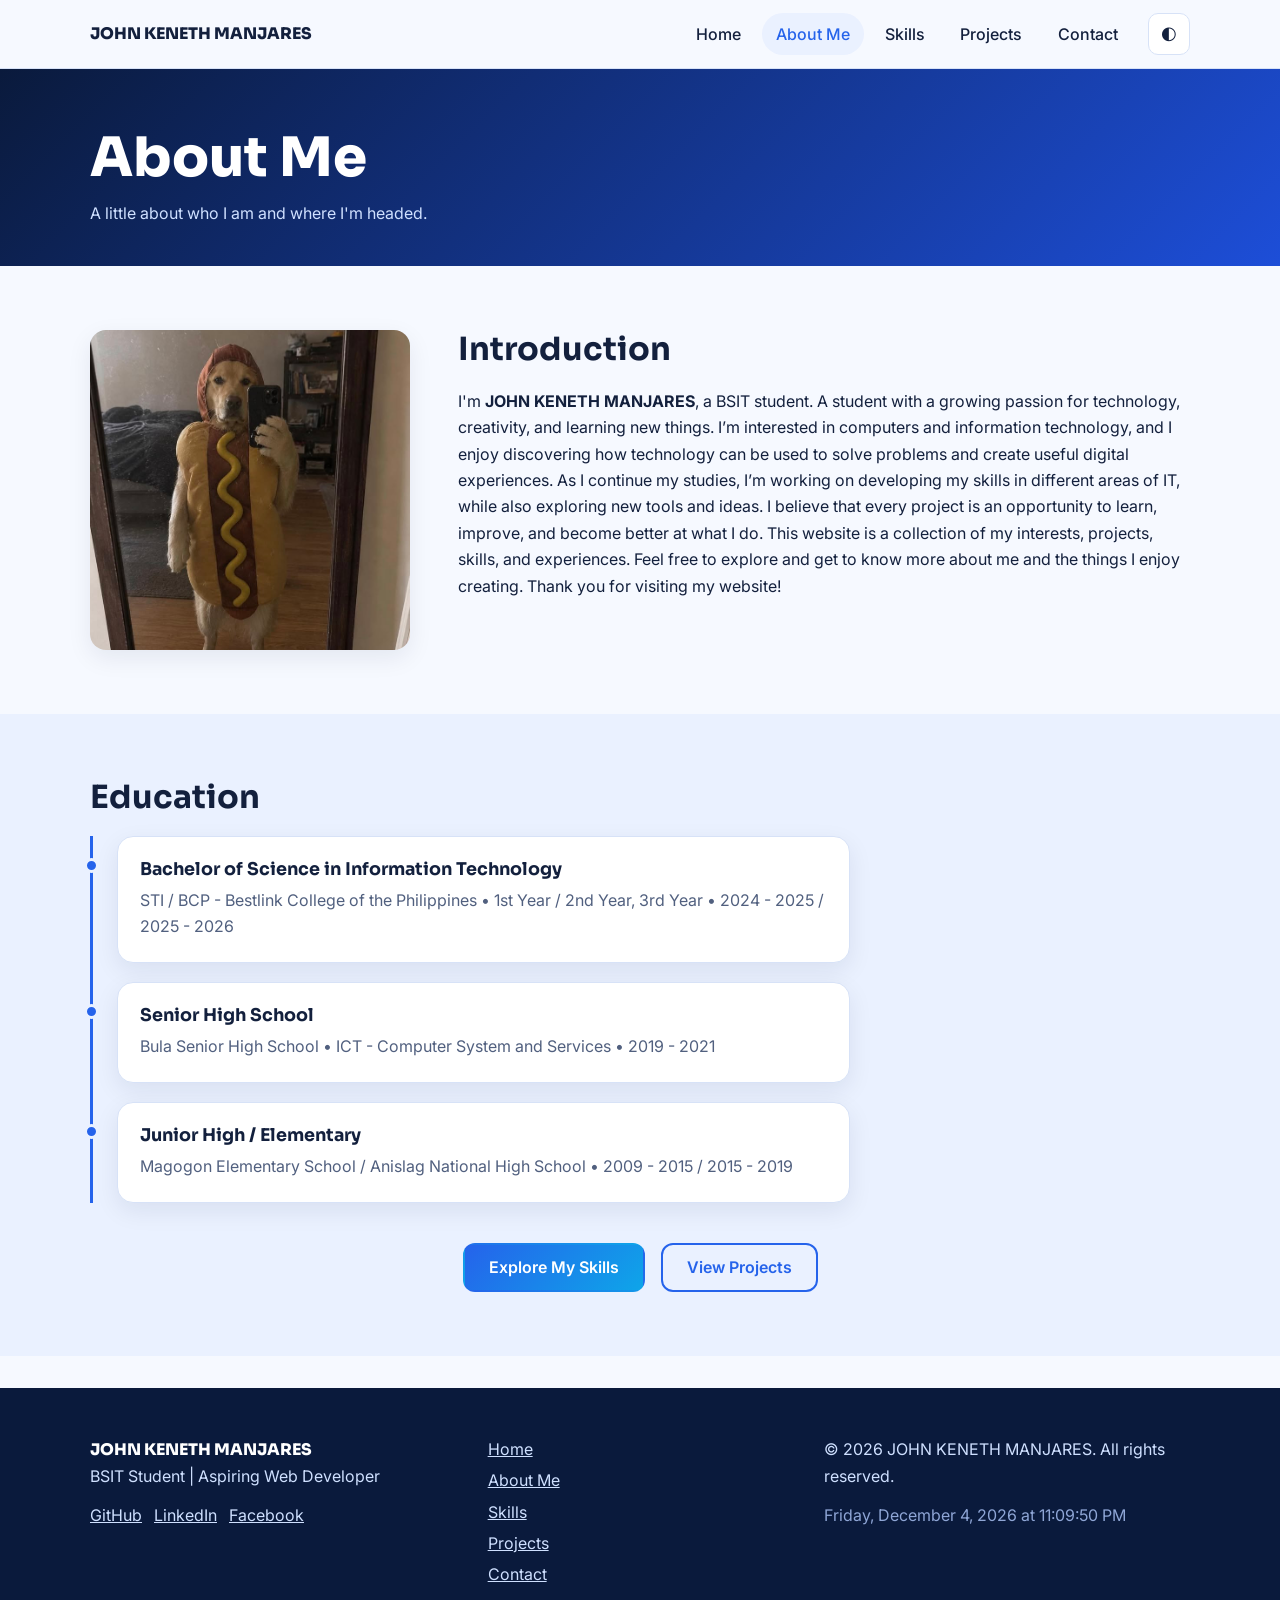
<file: about.html>
<!DOCTYPE html>
<html lang="en">
<head>
<meta charset="UTF-8">
<meta name="viewport" content="width=device-width, initial-scale=1">
<title>About Me - JOHN KENETH MANJARES</title>
<meta name="description" content="Background, education, interests, and career goals.">
<link rel="preconnect" href="https://fonts.googleapis.com">
<link rel="stylesheet" href="https://fonts.googleapis.com/css2?family=Sora:wght@500;700;800&family=Inter:wght@400;500;600&display=swap">
<link rel="stylesheet" href="css/style.css">
<script>try{document.documentElement.dataset.theme=localStorage.getItem('theme')||(matchMedia('(prefers-color-scheme: dark)').matches?'dark':'light')}catch(e){}</script>
</head>
<body class="">
<a class="skip" href="#main">Skip to content</a>
<header class="site-header">
  <nav class="nav container" aria-label="Main navigation">
    <a class="brand" href="index.html">
      <span class="brand-mark"></span> JOHN KENETH MANJARES</a>
    <button class="menu-btn" id="menuBtn" aria-label="Toggle menu" aria-expanded="false" aria-controls="navLinks">&#9776;</button>
    <ul class="nav-links" id="navLinks">
      <li><a href="index.html">Home</a></li>
      <li><a href="about.html" aria-current="page">About Me</a></li>
      <li><a href="skills.html">Skills</a></li>
      <li><a href="projects.html">Projects</a></li>
      <li><a href="contact.html">Contact</a></li>
    </ul>
    <button class="theme-btn" id="themeBtn" aria-label="Switch light or dark mode">&#9680;</button>
  </nav>
</header>
<main id="main">

<section class="page-head">
  <div class="container">
    <h1>About Me</h1>
    <p>A little about who I am and where I'm headed.</p>
  </div>
</section>
<section class="section">
  <div class="container about-grid">
    <img class="about-img" src="images/8600.jpg" alt="Portrait of JOHN KENETH MANJARES (replace images/profile.jpg)">
    <div>
      <h2>Introduction</h2>
      <p>I'm <strong>JOHN KENETH MANJARES</strong>, a BSIT student. A student with a growing passion for technology, creativity, and learning new things. I’m interested in computers and information technology, and I enjoy discovering how technology can be used to solve problems and create useful digital experiences.

As I continue my studies, I’m working on developing my skills in different areas of IT, while also exploring new tools and ideas. I believe that every project is an opportunity to learn, improve, and become better at what I do.

This website is a collection of my interests, projects, skills, and experiences. Feel free to explore and get to know more about me and the things I enjoy creating. Thank you for visiting my website! </p>
    </div>
  </div>
</div></section>
<section class="section alt"><div class="container">
  <h2>Education</h2>
  <ol class="timeline">
    <li><span class="dot"></span>
      <div class="card">
        <h3>Bachelor of Science in Information Technology</h3>
          <p class="muted"> STI / BCP - Bestlink College of the Philippines &bull; 1st Year / 2nd Year, 3rd Year &bull; 2024 - 2025 / 2025 - 2026 </p></div></li>
    <li><span class="dot"></span>
      <div class="card">
        <h3>Senior High School</h3>
        <p class="muted">Bula Senior High School &bull; ICT - Computer System and Services &bull; 2019 - 2021</p></div></li>
    <li>
      <span class="dot"></span>
      <div class="card">
        <h3>Junior High / Elementary</h3>
        <p class="muted">Magogon Elementary School / Anislag National High School &bull; 2009 - 2015 / 2015 - 2019</p></div></li>
  </ol>
  <div class="btn-row center"><a class="btn btn-primary" href="skills.html">Explore My Skills</a><a class="btn btn-outline" href="projects.html">View Projects</a></div>
</div></section>
</main>
<footer class="site-footer">
  <div class="container footer-grid">
  <div><strong class="brand">JOHN KENETH MANJARES</strong><p>BSIT Student | Aspiring Web Developer</p>
      <p class="muted">
        <a href="https://github.com/kennpro13-dotcom">GitHub</a> &nbsp; 
        <a href="https://www.linkedin.com/in/john-keneth-manjares-999056442/?isSelfProfile=true">LinkedIn</a> &nbsp; 
        <a href="https://web.facebook.com/keneth.manjares.2025">Facebook</a></p></div>
    <nav class="footer-links" aria-label="Footer navigation"><a href="index.html">Home</a>
      <a href="about.html">About Me</a>
      <a href="skills.html">Skills</a><a href="projects.html">Projects</a>
      <a href="contact.html">Contact</a></nav>
    <div>
      <p>&copy; 
        <span id="year">2026</span> JOHN KENETH MANJARES. All rights reserved.</p>
      <p class="muted" id="clock" aria-live="off"></p></div>
  </div>
</footer>
<button class="to-top" id="toTop" aria-label="Back to top">&uarr;</button>
<div class="toast" id="toast" role="status" aria-live="polite"></div>
<script src="js/script.js"></script>
</body>
</html>
</file>
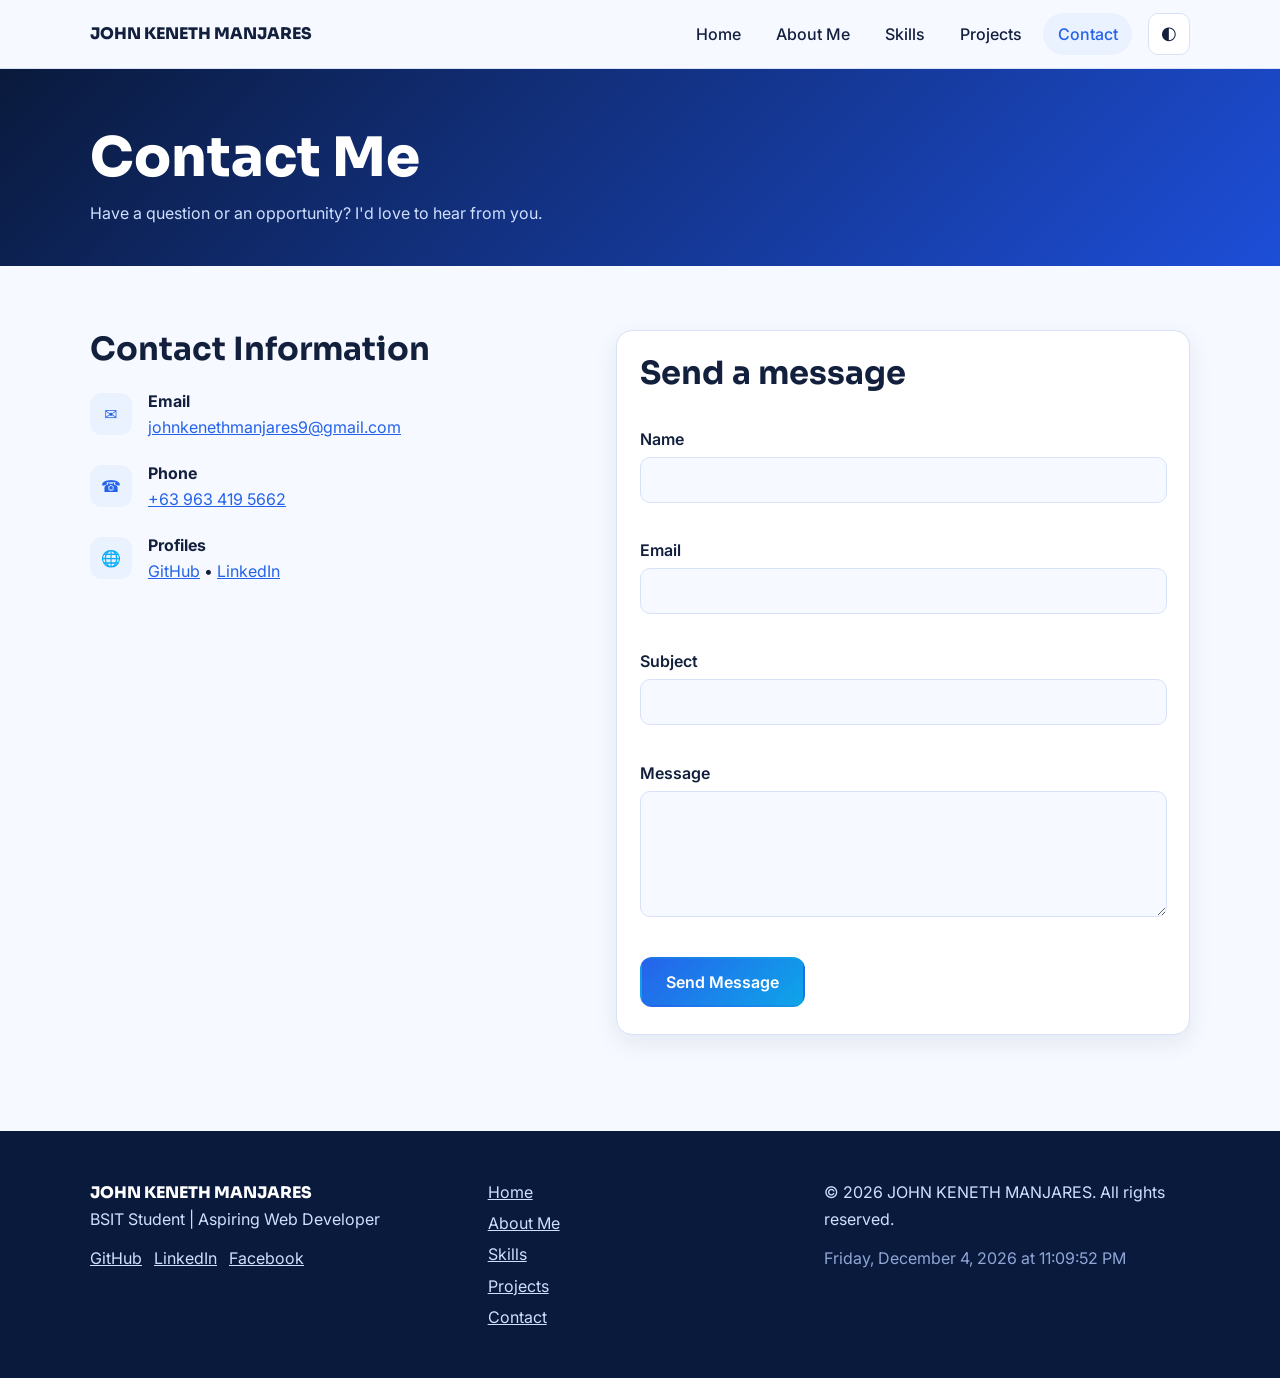
<file: contact.html>
<!DOCTYPE html>
<html lang="en">
<head>
<meta charset="UTF-8">
<meta name="viewport" content="width=device-width, initial-scale=1">
<title>Contact - JOHN KENETH MANJARES</title>
<meta name="description" content="Get in touch.">
<link rel="preconnect" href="https://fonts.googleapis.com">
<link rel="stylesheet" href="https://fonts.googleapis.com/css2?family=Sora:wght@500;700;800&family=Inter:wght@400;500;600&display=swap">
<link rel="stylesheet" href="css/style.css">
<script>try{document.documentElement.dataset.theme=localStorage.getItem('theme')||(matchMedia('(prefers-color-scheme: dark)').matches?'dark':'light')}catch(e){}</script>
</head>
<body class="">
<a class="skip" href="#main">Skip to content</a>
<header class="site-header">
  <nav class="nav container" aria-label="Main navigation">
    <a class="brand" href="index.html">
      <span class="brand-mark"></span> JOHN KENETH MANJARES</a>
    <button class="menu-btn" id="menuBtn" aria-label="Toggle menu" aria-expanded="false" aria-controls="navLinks">&#9776;</button>
    <ul class="nav-links" id="navLinks">
      <li>
        <a href="index.html">Home</a></li>
        <li>
          <a href="about.html">About Me</a></li>
          <li>
            <a href="skills.html">Skills</a></li>
            <li>
              <a href="projects.html">Projects</a></li>
              <li>
                <a href="contact.html" aria-current="page">Contact</a>
              </li>
            </ul>
    <button class="theme-btn" id="themeBtn" aria-label="Switch light or dark mode">&#9680;</button>
  </nav>
</header>
<main id="main">
<section class="page-head">
  <div class="container">
    <h1>Contact Me</h1>
    <p>Have a question or an opportunity? I'd love to hear from you.</p></div></section>
<section class="section">
  <div class="container contact-grid">
  <div>
    <h2>Contact Information</h2>
    <ul class="contact-list">
      <li>
        <span class="icon" aria-hidden="true">&#9993;</span>
        <div>
          <strong>Email</strong>
          <br>
          <a href="mailto:johnkenethmanjares9@gmail.com">johnkenethmanjares9@gmail.com</a>
        </div>
      </li>
      <li>
        <span class="icon" aria-hidden="true">&#9742;</span>
        <div>
          <strong>Phone</strong>
          <br>
          <a href="tel:+639634195662">+63 963 419 5662</a>
        </div>
      </li>
      <li>
        <span class="icon" aria-hidden="true">&#127760;</span>
        <div>
          <strong>Profiles</strong>
          <br>
          <a href="https://github.com/kennpro13-dotcom">GitHub</a> &bull; 
          <a href="https://www.linkedin.com/in/john-keneth-manjares-999056442/?isSelfProfile=true">LinkedIn</a>
        </div>
      </li>
    </ul>
  </div>
  <form class="card form" id="contactForm" novalidate>
    <h2>Send a message</h2>
    <label for="name">Name</label><input id="name" name="name" type="text" autocomplete="name" required>
    <p class="err" id="err-name"></p>
    <label for="email">Email</label>
    <input id="email" name="email" type="email" autocomplete="email" required>
    <p class="err" id="err-email"></p>
    <label for="subject">Subject</label><input id="subject" name="subject" type="text" required>
    <p class="err" id="err-subject"></p>
    <label for="message">Message</label><textarea id="message" name="message" rows="5" required></textarea>
    <p class="err" id="err-message"></p>
    <button class="btn btn-primary" type="submit">Send Message</button>
    <p class="ok" id="formOk" role="status"></p>
  </form>
</div></section>
</main>
<footer class="site-footer">
  <div class="container footer-grid">
    <div><strong class="brand">JOHN KENETH MANJARES</strong><p>BSIT Student | Aspiring Web Developer</p>
      <p class="muted"><!-- Replace # with your real profile URLs -->
        <a href="https://github.com/kennpro13-dotcom" data-placeholder>GitHub</a> &nbsp; 
        <a href="https://www.linkedin.com/in/john-keneth-manjares-999056442/?isSelfProfile=true" data-placeholder>LinkedIn</a> &nbsp; 
        <a href="https://web.facebook.com/keneth.manjares.2025" data-placeholder>Facebook</a></p></div>
    <nav class="footer-links" aria-label="Footer navigation">
      <a href="index.html">Home</a>
      <a href="about.html">About Me</a>
      <a href="skills.html">Skills</a>
      <a href="projects.html">Projects</a>
      <a href="contact.html">Contact</a>
    </nav>
    <div><p>&copy; <span id="year">2026</span> JOHN KENETH MANJARES. All rights reserved.</p>
      <p class="muted" id="clock" aria-live="off"></p></div>
  </div>
</footer>
<button class="to-top" id="toTop" aria-label="Back to top">&uarr;</button>
<div class="toast" id="toast" role="status" aria-live="polite"></div>
<script src="js/script.js"></script>
</body>
</html>
</file>
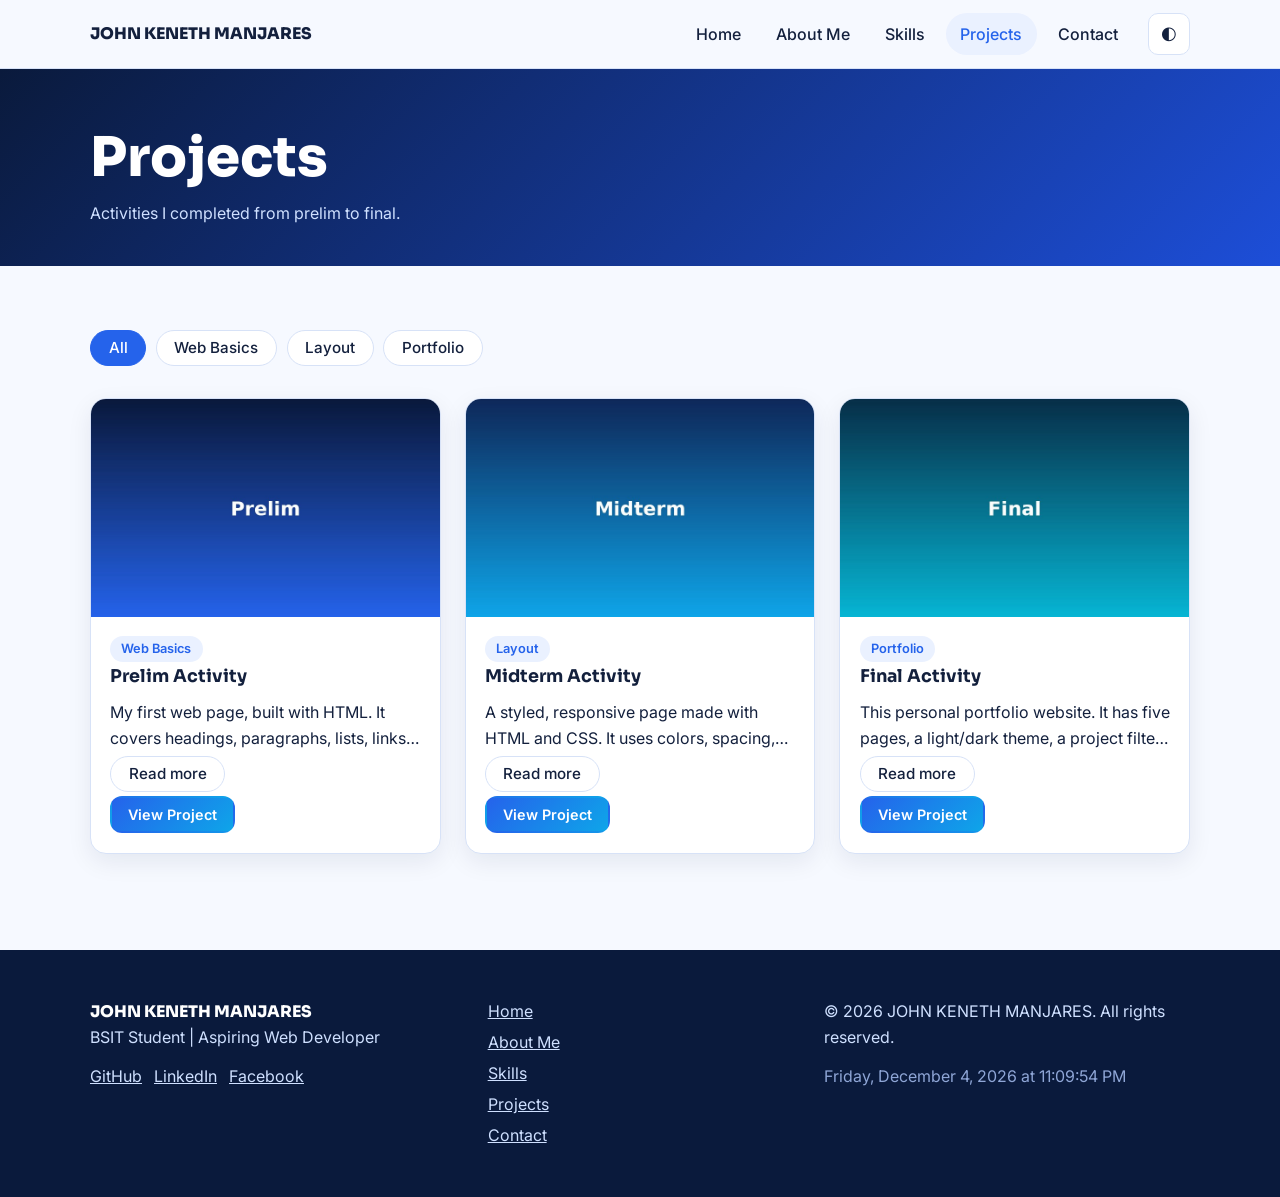
<file: projects.html>
<!DOCTYPE html>
<html lang="en">
<head>
<meta charset="UTF-8">
<meta name="viewport" content="width=device-width, initial-scale=1">
<title>Projects - JOHN KENETH MANJARES</title>
<meta name="description" content="Activities from prelim to final.">
<link rel="preconnect" href="https://fonts.googleapis.com">
<link rel="stylesheet" href="https://fonts.googleapis.com/css2?family=Sora:wght@500;700;800&family=Inter:wght@400;500;600&display=swap">
<link rel="stylesheet" href="css/style.css">
<script>try{document.documentElement.dataset.theme=localStorage.getItem('theme')||(matchMedia('(prefers-color-scheme: dark)').matches?'dark':'light')}catch(e){}</script>
</head>
<body class="">
<a class="skip" href="#main">Skip to content</a>
<header class="site-header">
  <nav class="nav container" aria-label="Main navigation">
    <a class="brand" href="index.html">
      <span class="brand-mark"></span> JOHN KENETH MANJARES</a>
    <button class="menu-btn" id="menuBtn" aria-label="Toggle menu" aria-expanded="false" aria-controls="navLinks">&#9776;</button>
    <ul class="nav-links" id="navLinks">
      <li><a href="index.html">Home</a></li>
      <li><a href="about.html">About Me</a></li>
      <li><a href="skills.html">Skills</a></li>
      <li><a href="projects.html" aria-current="page">Projects</a></li>
      <li><a href="contact.html">Contact</a></li>
    </ul>
    <button class="theme-btn" id="themeBtn" aria-label="Switch light or dark mode">&#9680;</button>
  </nav>
</header>
<main id="main">

<section class="page-head">
  <div class="container">
    <h1>Projects</h1>
    <p>Activities I completed from prelim to final.</p>
  </div>
</section>

<section class="section">
  <div class="container">
    <div class="filters" role="group" aria-label="Filter projects by category">
      <button class="filter active" data-filter="all">All</button>
      <button class="filter" data-filter="Web Basics">Web Basics</button>
      <button class="filter" data-filter="Layout">Layout</button>
      <button class="filter" data-filter="Portfolio">Portfolio</button>
    </div>

    <div class="grid grid-3" id="projectGrid">

      <article class="card project" data-category="Web Basics">
        <img src="images/project-1.jpg" alt="Thumbnail for Prelim Activity" loading="lazy">
        <div class="project-body">
          <span class="tag">Web Basics</span>
          <h3>Prelim Activity</h3>
          <p class="desc">My first web page, built with HTML. It covers headings, paragraphs, lists, links, and images.</p>
          <a class="btn btn-primary btn-sm" href="https://kennpro13-dotcom.github.io/pre.act/">View Project</a>
        </div>
      </article>

      <article class="card project" data-category="Layout">
        <img src="images/project-2.jpg" alt="Thumbnail for Midterm Activity" loading="lazy">
        <div class="project-body">
          <span class="tag">Layout</span>
          <h3>Midterm Activity</h3>
          <p class="desc">A styled, responsive page made with HTML and CSS. It uses colors, spacing, and a clean layout that fits any screen.</p>
          <a class="btn btn-primary btn-sm" href="https://kennpro13-dotcom.github.io/mid.act/">View Project</a>
        </div>
      </article>

      <article class="card project" data-category="Portfolio">
        <img src="images/project-4.jpg" alt="Thumbnail for Final Activity" loading="lazy">
        <div class="project-body">
          <span class="tag">Portfolio</span>
          <h3>Final Activity</h3>
          <p class="desc">This personal portfolio website. It has five pages, a light/dark theme, a project filter, and a contact form.</p>
          <a class="btn btn-primary btn-sm" href="index.html">View Project</a>
        </div>
      </article>

    </div>
  </div>
</section>

</main>
<footer class="site-footer">
  <div class="container footer-grid">
    <div><strong class="brand">JOHN KENETH MANJARES</strong><p>BSIT Student | Aspiring Web Developer</p>
      <p class="muted">
        <a href="https://github.com/kennpro13-dotcom">GitHub</a> &nbsp;
        <a href="https://www.linkedin.com/in/john-keneth-manjares-999056442/?isSelfProfile=true">LinkedIn</a> &nbsp;
        <a href="https://web.facebook.com/keneth.manjares.2025">Facebook</a></p>
    </div>
    <nav class="footer-links" aria-label="Footer navigation">
      <a href="index.html">Home</a>
      <a href="about.html">About Me</a>
      <a href="skills.html">Skills</a>
      <a href="projects.html">Projects</a>
      <a href="contact.html">Contact</a>
    </nav>
    <div><p>&copy; <span id="year">2026</span> JOHN KENETH MANJARES. All rights reserved.</p>
      <p class="muted" id="clock" aria-live="off"></p></div>
  </div>
</footer>
<button class="to-top" id="toTop" aria-label="Back to top">&uarr;</button>
<div class="toast" id="toast" role="status" aria-live="polite"></div>
<script src="js/script.js"></script>
</body>
</html>
</file>
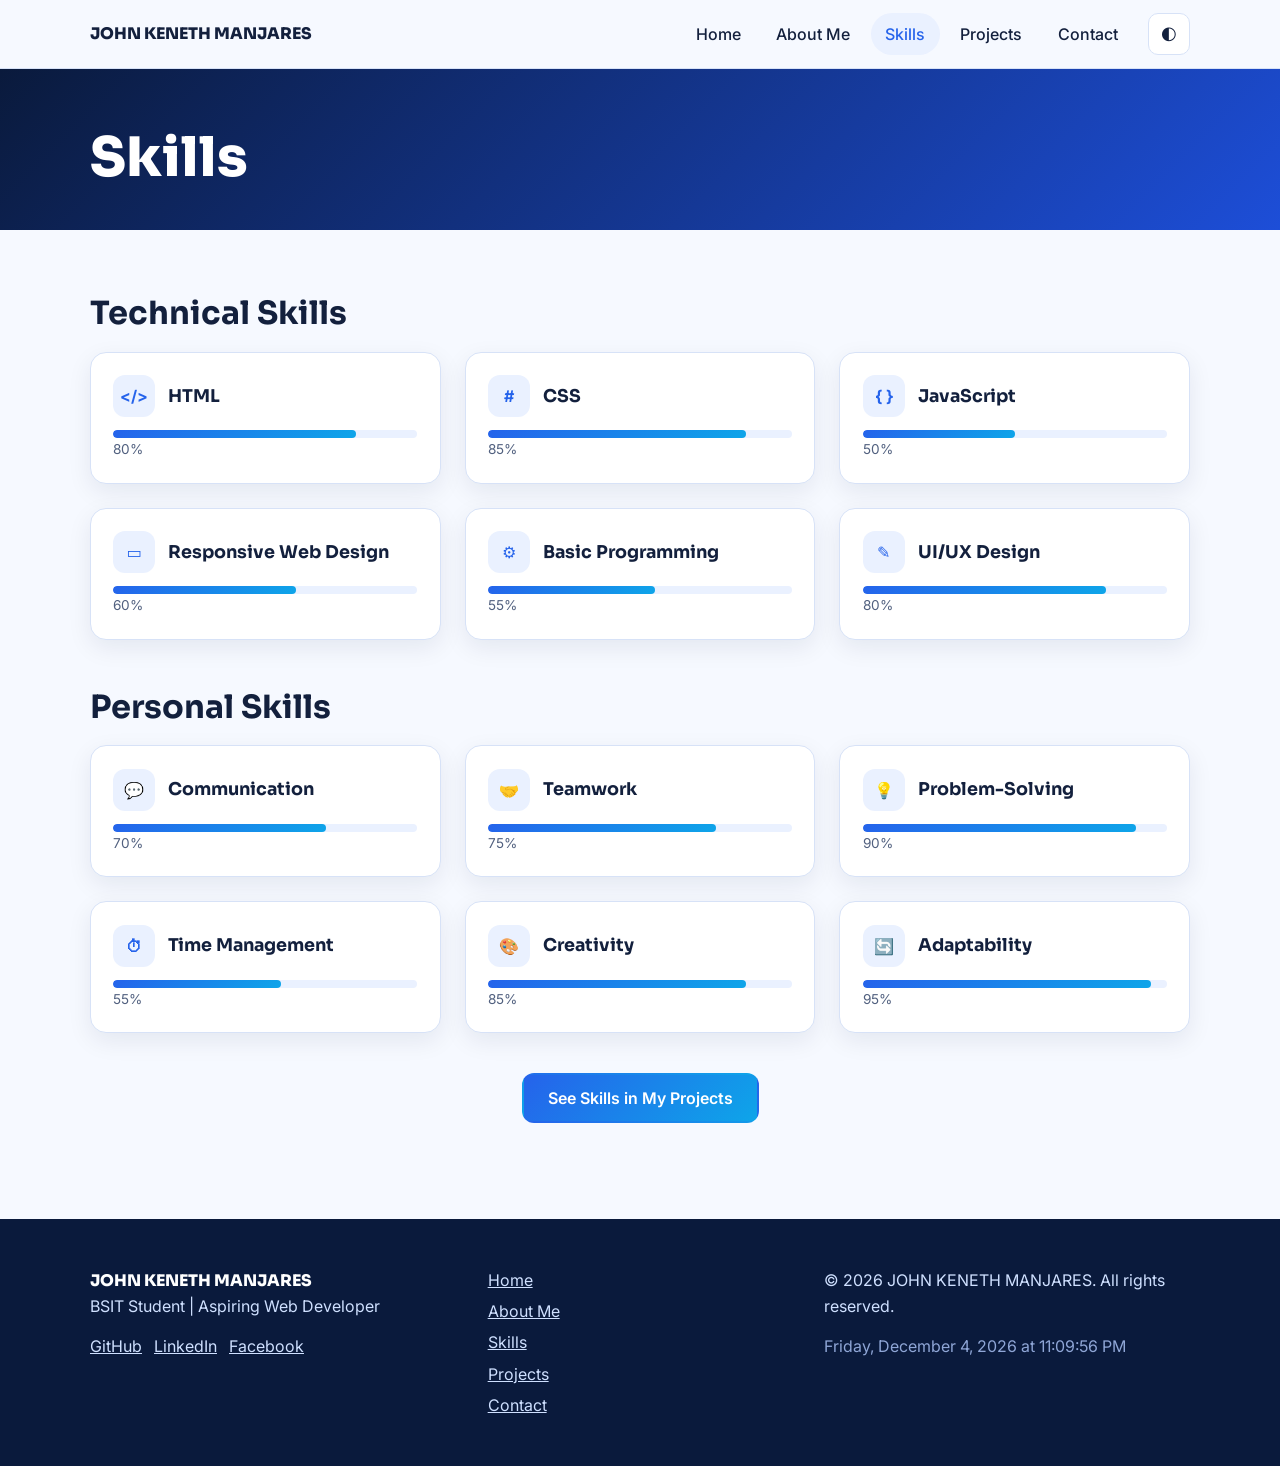
<file: skills.html>
<!DOCTYPE html>
<html lang="en">
<head>
<meta charset="UTF-8">
<meta name="viewport" content="width=device-width, initial-scale=1">
<title>Skills - JOHN KENETH MANJARES</title>
<meta name="description" content="Technical and personal skills.">
<link rel="preconnect" href="https://fonts.googleapis.com">
<link rel="stylesheet" href="https://fonts.googleapis.com/css2?family=Sora:wght@500;700;800&family=Inter:wght@400;500;600&display=swap">
<link rel="stylesheet" href="css/style.css">
<script>try{
  document.documentElement.dataset.theme=localStorage.getItem('theme')||(matchMedia('(prefers-color-scheme: dark)').matches?'dark':'light')}catch(e){}</script>
</head>
<body class="">
<a class="skip" href="#main">Skip to content</a>
<header class="site-header">
  <nav class="nav container" aria-label="Main navigation">
    <a class="brand" href="index.html">
      <span class="brand-mark"></span> JOHN KENETH MANJARES</a>
    <button class="menu-btn" id="menuBtn" aria-label="Toggle menu" aria-expanded="false" aria-controls="navLinks">&#9776;</button>
    <ul class="nav-links" id="navLinks">
      <li>
        <a href="index.html">Home</a></li>
        <li>
          <a href="about.html">About Me</a></li>
          <li>
            <a href="skills.html" aria-current="page">Skills</a></li>
            <li>
              <a href="projects.html">Projects</a></li>
              <li>
                <a href="contact.html">Contact</a></li></ul>
    <button class="theme-btn" id="themeBtn" aria-label="Switch light or dark mode">&#9680;</button>
  </nav>
</header>
<main id="main">
<section class="page-head">
  <div class="container">
    <h1>Skills</h1>
  </div>
</section>
<section class="section"><div class="container">
  <h2>Technical Skills</h2>
  <div class="grid grid-3">
    <div class="card skill">
      <div class="skill-top">
        <span class="icon" aria-hidden="true">&lt;/&gt;</span>
        <h3>HTML</h3>
      </div>
      <div class="bar" role="img" aria-label="HTML proficiency 80 percent">
        <span style="width:80%"></span></div>
        <p class="muted small">80%</p></div>
        <div class="card skill">
          <div class="skill-top">
            <span class="icon" aria-hidden="true">#</span>
            <h3>CSS</h3>
          </div>
          <div class="bar" role="img" aria-label="CSS proficiency 85 percent">
            <span style="width:85%"></span>
          </div>
          <p class="muted small">85%</p>
        </div><div class="card skill">
          <div class="skill-top">
            <span class="icon" aria-hidden="true">{ }</span>
            <h3>JavaScript</h3></div>
            <div class="bar" role="img" aria-label="JavaScript proficiency 50 percent">
              <span style="width:50%"></span></div>
              <p class="muted small">50%</p></div>
              <div class="card skill">
                <div class="skill-top">
                  <span class="icon" aria-hidden="true">&#9645;</span>
                  <h3>Responsive Web Design</h3></div>
                  <div class="bar" role="img" aria-label="Responsive Web Design proficiency 60 percent">
                    <span style="width:60%"></span></div>
                    <p class="muted small">60%</p></div>
                    <div class="card skill"><div class="skill-top">
                      <span class="icon" aria-hidden="true">&#9881;</span>
                      <h3>Basic Programming</h3></div>
                      <div class="bar" role="img" aria-label="Basic Programming proficiency 55 percent">
                        <span style="width:55%"></span></div>
                        <p class="muted small">55%</p></div>
                        <div class="card skill">
                          <div class="skill-top">
                            <span class="icon" aria-hidden="true">&#9998;</span>
                            <h3>UI/UX Design</h3></div>
                            <div class="bar" role="img" aria-label="UI/UX Design proficiency 80 percent">
                              <span style="width:80%"></span></div>
                              <p class="muted small">80%</p></div>
                            </div>
  <h2 class="mt-lg">Personal Skills</h2>
  <div class="grid grid-3"><div class="card skill">
    <div class="skill-top"><span class="icon" aria-hidden="true">&#128172;</span>
      <h3>Communication</h3></div>
      <div class="bar" role="img" aria-label="Communication proficiency 70 percent">
        <span style="width:70%"></span></div>
        <p class="muted small">70%</p></div>
        <div class="card skill">
          <div class="skill-top">
            <span class="icon" aria-hidden="true">&#129309;</span>
            <h3>Teamwork</h3></div>
            <div class="bar" role="img" aria-label="Teamwork proficiency 75 percent">
              <span style="width:75%"></span></div>
              <p class="muted small">75%</p></div>
              <div class="card skill">
                <div class="skill-top">
                  <span class="icon" aria-hidden="true">&#128161;</span>
                  <h3>Problem-Solving</h3></div>
                  <div class="bar" role="img" aria-label="Problem-Solving proficiency 90 percent">
                    <span style="width:90%"></span></div>
                    <p class="muted small">90%</p></div>
                    <div class="card skill"><div class="skill-top">
                      <span class="icon" aria-hidden="true">&#9201;</span>
                      <h3>Time Management</h3></div>
                      <div class="bar" role="img" aria-label="Time Management proficiency 55 percent">
                        <span style="width:55%"></span></div>
                        <p class="muted small">55%</p></div>
                        <div class="card skill">
                          <div class="skill-top">
                            <span class="icon" aria-hidden="true">&#127912;</span>
                            <h3>Creativity</h3></div>
                            <div class="bar" role="img" aria-label="Creativity proficiency 85 percent">
                              <span style="width:85%"></span></div>
                              <p class="muted small">85%</p></div>
                              <div class="card skill"><div class="skill-top">
                                <span class="icon" aria-hidden="true">&#128260;</span>
                                <h3>Adaptability</h3></div>
                                <div class="bar" role="img" aria-label="Adaptability proficiency 95 percent">
                                  <span style="width:95%"></span></div>
                                  <p class="muted small">95%</p></div>
                                </div>
  <div class="btn-row center"><a class="btn btn-primary" href="projects.html">See Skills in My Projects</a></div>
</div></section>
</main>
<footer class="site-footer">
  <div class="container footer-grid">
    <div><strong class="brand">JOHN KENETH MANJARES</strong>
      <p>BSIT Student | Aspiring Web Developer</p>
      <p class="muted">
        <a href="https://github.com/kennpro13-dotcom">GitHub</a> &nbsp; 
        <a href="https://www.linkedin.com/in/john-keneth-manjares-999056442/?isSelfProfile=true">LinkedIn</a> &nbsp; 
        <a href="https://web.facebook.com/keneth.manjares.2025">Facebook</a>
      </p>
      </div>
    <nav class="footer-links" aria-label="Footer navigation">
      <a href="index.html">Home</a>
      <a href="about.html">About Me</a>
      <a href="skills.html">Skills</a>
      <a href="projects.html">Projects</a>
      <a href="contact.html">Contact</a>
    </nav>
    <div><p>&copy; <span id="year">2026</span> JOHN KENETH MANJARES. All rights reserved.</p>
      <p class="muted" id="clock" aria-live="off"></p></div>
  </div>
</footer>
<button class="to-top" id="toTop" aria-label="Back to top">&uarr;</button>
<div class="toast" id="toast" role="status" aria-live="polite"></div>
<script src="js/script.js"></script>
</body>
</html>
</file>
<file: css/style.css>
/* Theme tokens: edit colors here */
:root{--navy:#0a1a3c;
  --blue:#2563eb;
  --sky:#0ea5e9;
  --bg:#f6f9ff;
  --bg-alt:#eaf1ff;
  --card:#fff;--text:#13203d;
  --muted:#51607f;
  --line:#d7e2f7;
  --grad:linear-gradient(135deg,#2563eb,#0ea5e9);
  --r:16px;--sh:0 8px 24px rgba(10,26,60,.08);
  --sp:1.5rem;--head:'Sora',system-ui,sans-serif;
  --body:'Inter',system-ui,sans-serif}

[data-theme=dark]{
  --bg:#07122b;
  --bg-alt:#0b1a3b;
  --card:#0f2147;
  --text:#eaf1ff;
  --muted:#a3b3d6;
  --line:#1c3366;
  --sh:0 8px 24px rgba(0,0,0,.35);
  --blue:#4f8bff}

*{box-sizing:border-box;
  margin:0}

html{
  scroll-behavior:smooth}

body{
  font-family:var(--body);
  background:var(--bg);
  color:var(--text);
  line-height:1.65;
  transition:background .3s,color .3s}

img{
  max-width:100%;
  display:block}
h1,h2,h3,.brand{
  font-family:var(--head);
  line-height:1.2}
h1{font-size:clamp(2rem,5vw,3.4rem);
  font-weight:800}
h2{
  font-size:clamp(1.5rem,3vw,2rem);
  margin-bottom:1.2rem}
h3{font-size:1.1rem;
  margin-bottom:.4rem}p+p,

.hero-text p{
  margin-top:.8rem}

a{
  color:var(--blue)}
a:hover{
  color:var(--sky)}

:focus-visible{
  outline:3px solid var(--sky);
  outline-offset:3px;
  border-radius:6px}

.container{
  width:min(1100px,92%);
  margin-inline:auto}

.skip{
  position:absolute;
  left:-999px;top:0;
  background:var(--blue);
  color:#fff;
  padding:.5rem 1rem;
  z-index:99}
  .skip:focus{
    left:0}

.section{
  padding:4rem 0
}
  .alt{
    background:var(--bg-alt)
  }
  .muted{
    color:var(--muted)
  }
  .small{
    font-size:.85rem
  }
  .mt{
    margin-top:1.5rem
  }
  .mt-lg{
    margin-top:3rem
  }
code{
  background:var(--bg-alt);
  padding:.1rem .4rem;
  border-radius:6px
}

/* header */
.site-header{
  position:sticky;
  top:0;
  z-index:50;
  background:color-mix(in srgb,var(--bg) 88%,transparent);
  backdrop-filter:blur(10px);
  border-bottom:1px solid var(--line)
}

.nav{display:flex;
  align-items:center;
  gap:1rem;padding:.8rem 0
}
.brand{
  font-weight:800;
  text-decoration:none;
  color:var(--text);
  margin-right:auto
}
.brand-mark{
  color:var(--blue)
}
.nav-links{
  display:flex;
  gap:.4rem;
  list-style:none;
  padding:0
}
.nav-links a{
  display:block;
  padding:.5rem .9rem;
  border-radius:999px;
  text-decoration:none;
  color:var(--text);
  font-weight:500;
  transition:background .2s
}
.nav-links a:hover,.nav-links a[aria-current]{
  background:var(--bg-alt);
  color:var(--blue)
}
.theme-btn,.menu-btn{
  background:var(--card);
  color:var(--text);
  border:1px solid var(--line);
  border-radius:10px;
  width:42px;
  height:42px;
  font-size:1.1rem;
  cursor:pointer;
  transition:transform .2s
}
.theme-btn:hover,.menu-btn:hover{
  transform:translateY(-2px)
}
.menu-btn{
  display:none
}
/* buttons */
.btn{
  display:inline-block;
  padding:.8rem 1.5rem;
  border-radius:12px;
  font-weight:600;
  text-decoration:none;
  border:2px solid transparent;
  cursor:pointer;
  font:600 1rem var(--body);
  transition:transform .2s,box-shadow .2s,background .2s
}
.btn-primary{
  background:var(--grad);
  color:#fff
}
.btn-primary:hover{
  color:#fff;
  transform:translateY(-3px);
  box-shadow:0 10px 22px rgba(37,99,235,.35)
}
.btn-outline{
  border-color:var(--blue);
  color:var(--blue);
  background:transparent
}
.btn-outline:hover{
  background:var(--blue);
  color:#fff;
  transform:translateY(-3px)
}
.btn-sm{
  padding:.5rem 1rem;
  font-size:.9rem
}
.btn-row{
  display:flex;
  gap:1rem;
  flex-wrap:wrap;
  margin-top:1.6rem
}
.center{
  justify-content:center;
  margin-top:2.5rem
}
/* hero */
.hero{
  position:relative;
  padding:5rem 0 4rem;
  background:radial-gradient(circle at 80% 10%,rgba(14,165,233,.22),
  transparent 45%),radial-gradient(circle at 5% 90%,rgba(37,99,235,.2),
  transparent 40%),linear-gradient(180deg,var(--bg-alt),var(--bg))
}
.hero-grid{
  display:grid;
  grid-template-columns:1.2fr 1fr;
  gap:3rem;
  align-items:center
}
.greeting{
  display:inline-block;
  background:var(--card);
  border:1px solid var(--line);
  padding:.35rem 1rem;
  border-radius:999px;
  font-weight:500;
  margin-bottom:1rem
}
.grad{
  background:var(--grad);
  -webkit-background-clip:text;
  background-clip:text;
  color:transparent
}
.role{
  font:600 1.2rem var(--head);
  color:var(--blue)
}
.hero-art{
  position:relative;
  display:grid;
  place-items:center
}
.blob{
  position:absolute;
  width:88%;
  aspect-ratio:1;
  background:var(--grad);
  border-radius:42% 58% 55% 45%/50% 40% 60% 50%;
  opacity:.25;
  animation:morph 10s ease-in-out infinite alternate
}
.avatar{
  position:relative;
  width:min(320px,80%);
  aspect-ratio:1;
  object-fit:cover;
  border-radius:50%;
  border:6px solid var(--card);
  box-shadow:var(--sh)
}
.chip{
  position:absolute;
  background:var(--card);
  border:1px solid var(--line);
  padding:.35rem .8rem;
  border-radius:10px;
  font:600 .85rem var(--head);
  box-shadow:var(--sh)
}
.c1{
  top:8%;
  left:6%
}
.c2{bottom:12%;
    left:2%
  }
  .c3{top:20%;
      right:2%
    }

.scroll-hint{
  display:block;
  width:26px;
  height:42px;
  border:2px solid var(--muted);
  border-radius:20px;
  margin:3rem auto 0;
  position:relative
}
.scroll-hint span{
  position:absolute;
  left:50%;
  top:8px;
  width:4px;
  height:8px;
  margin-left:-2px;
  background:var(--blue);
  border-radius:4px;
  animation:scroll 1.6s infinite
}
@keyframes scroll{50%{transform:translateY(12px);opacity:.3}}
@keyframes morph{to{border-radius:58% 42% 40% 60%/45% 60% 40% 55%}}

/* layout pieces */
.page-head{
  padding:3.5rem 0 2.5rem;
  background:linear-gradient(135deg,var(--navy),#1d4ed8);
  color:#fff
}
  .page-head p{
    color:#cfe0ff;
    margin-top:.6rem
  }
    .page-head code{background:rgba(255,255,255,.15)
    }
.grid{
  display:grid;
  gap:var(--sp)
}
.grid-3{
  grid-template-columns:repeat(3,1fr)
}
.grid-2{
  grid-template-columns:repeat(2,1fr)
}
.card{
  background:var(--card);
  border:1px solid var(--line);
  border-radius:var(--r);
  padding:1.4rem;
  box-shadow:var(--sh);
  transition:transform .25s,box-shadow .25s,border-color .25s
}
.card:hover{
  transform:translateY(-6px);
  border-color:var(--blue)
}
.link-card{
  text-decoration:none;
  color:var(--text)
}
  .link-card h3{
    color:var(--blue)
  }
.about-grid{
  display:grid;
  grid-template-columns:320px 1fr;
  gap:3rem;align-items:start}
  .about-img{
    width:100%;
    aspect-ratio:1;
    object-fit:cover;
    border-radius:var(--r);
    box-shadow:var(--sh)
  }
.list{
  padding-left:1.1rem
}
.timeline{
  list-style:none;
  padding:0 0 0 1.5rem;
  border-left:3px solid var(--blue);
  display:grid;
  gap:1.2rem;
  max-width:760px
}
.timeline li{
  position:relative
}
.dot{
  position:absolute;
  left:calc(-1.5rem - 9px);
  top:1.4rem;
  width:15px;
  height:15px;
  border-radius:50%;
  background:var(--blue);
  border:3px solid var(--bg-alt)
}
.skill-top{
  display:flex;
  gap:.8rem;
  align-items:center;
  margin-bottom:.8rem
}
.skill-top h3{
  margin:0
}
.icon{
  display:grid;
  place-items:center;
  width:42px;
  height:42px;
  border-radius:12px;
  background:var(--bg-alt);
  color:var(--blue);
  font-weight:700;
  flex:none
}
.bar{
  height:8px;
  background:var(--bg-alt);
  border-radius:8px;
  overflow:hidden
}
.bar span{
  display:block;
  height:100%;
  background:var(--grad);
  border-radius:8px
}

/* projects */
.filters{
  display:flex;
  flex-wrap:wrap;
  gap:.6rem;
  margin-bottom:2rem
}
.filter{
  border:1px solid var(--line);
  background:var(--card);
  color:var(--text);
  padding:.45rem 1.1rem;
  border-radius:999px;
  cursor:pointer;
  font:500 .95rem var(--body);
  transition:all .2s
}
.filter:hover,.filter.active{
  background:var(--blue);
  border-color:var(--blue);
  color:#fff
}
.project{
  padding:0;
  overflow:hidden;
  display:flex;
  flex-direction:column
}
.project img{
  aspect-ratio:16/10;
  object-fit:cover;
  transition:transform .4s
}
.project:hover img{
  transform:scale(1.05)
}
.project-body{
  padding:1.2rem;
  display:flex;
  flex-direction:column;
  align-items:flex-start;
  gap:.3rem;
  flex:1
}
.project-body .btn{
  margin-top:auto
}
.tag{
  background:var(--bg-alt);
  color:var(--blue);
  padding:.15rem .7rem;
  border-radius:999px;
  font-size:.8rem;
  font-weight:600
}
.desc.clamp{
  display:-webkit-box;
  -webkit-line-clamp:2;
  line-clamp:2;
  -webkit-box-orient:vertical;
  overflow:hidden
}
.project[hidden]{
  display:none
}

/* contact */
.contact-grid{
  display:grid;
  grid-template-columns:1fr 1.2fr;
  gap:3rem;
  align-items:start
}
.contact-list{
  list-style:none;
  padding:0;
  display:grid;
  gap:1.2rem
}
.contact-list li{
  display:flex;
  gap:1rem;
  align-items:center
}
.form{
  display:grid;
  gap:.3rem
}
label{
  font-weight:600;
  margin-top:.6rem
}
input,textarea{
  width:100%;
  padding:.75rem 1rem;
  border:1.5px solid var(--line);
  border-radius:10px;
  background:var(--bg);
  color:var(--text);
  font:1rem var(--body);
  transition:border-color .2s,box-shadow .2s
}
input:focus,textarea:focus{
  outline:none;
  border-color:var(--blue);
  box-shadow:0 0 0 4px rgba(37,99,235,.2)
}
input.invalid,textarea.invalid{
  border-color:#dc2626
}
.err{
  color:#dc2626;
  font-size:.85rem;
  min-height:1.1em;
  margin:0!important
}
.ok{
  color:#16a34a;
  font-weight:500
}
.form .btn{
  margin-top:1rem;
  justify-self:start
}

/* footer */
.site-footer{
  background:var(--navy);
  color:#cfe0ff;
  padding:3rem 0;
  margin-top:2rem
}
.site-footer a{
  color:#cfe0ff
}
.site-footer a:hover{
  color:#fff
}
.site-footer .brand{
  color:#fff
}
.site-footer .muted{
  color:#8fa6d6
}
.footer-grid{
  display:grid;
  grid-template-columns:1.2fr 1fr 1.2fr;
  gap:2rem
}
.footer-links{
  display:grid;
  gap:.3rem;
  align-content:start
}
.to-top{
  position:fixed;
  right:1.2rem;
  bottom:1.2rem;
  width:46px;
  height:46px;
  border:0;
  border-radius:50%;
  background:var(--grad);
  color:#fff;
  font-size:1.3rem;
  cursor:pointer;
  box-shadow:var(--sh);
  opacity:0;
  visibility:hidden;
  transform:translateY(10px);transition:all .3s
}
.to-top.show{
  opacity:1;
  visibility:visible;
  transform:none
}
.to-top:hover{
  transform:translateY(-4px)
}
.toast{
  position:fixed;
  left:50%;
  bottom:1.5rem;
  transform:translate(-50%,30px);
  background:var(--navy);
  color:#fff;
  padding:.8rem 1.3rem;
  border-radius:12px;
  opacity:0;
  pointer-events:none;
  transition:all .3s;
  z-index:99;
  max-width:90%
}
.toast.show{
  opacity:1;
  transform:translate(-50%,0)
}

/* responsive */
@media(max-width:900px){
  .grid-3{
    grid-template-columns:repeat(2,1fr)
  }
  .hero-grid,.about-grid,.contact-grid{
    grid-template-columns:1fr
  }
  .hero-art{order:-1
  }
  .about-img{
    max-width:280px
  }
  .footer-grid{
    grid-template-columns:1fr
  }
}
@media(max-width:700px){
  .menu-btn{display:block}.nav-links{display:none;
    position:absolute;
    top:100%;
    left:0;
    right:0;
    flex-direction:column;
    background:var(--bg);
    padding:.8rem 4%;
    border-bottom:1px solid var(--line)
  }
  .nav-links.open{
    display:flex
  }
  .grid-3,.grid-2{
    grid-template-columns:1fr
  }
  .section{
    padding:3rem 0
  }
  .hero{padding-top:3rem
  }
}
@media(prefers-reduced-motion:reduce){
  *{animation:none!important;
    transition:none!important;
    scroll-behavior:auto!important}
}
</file>
